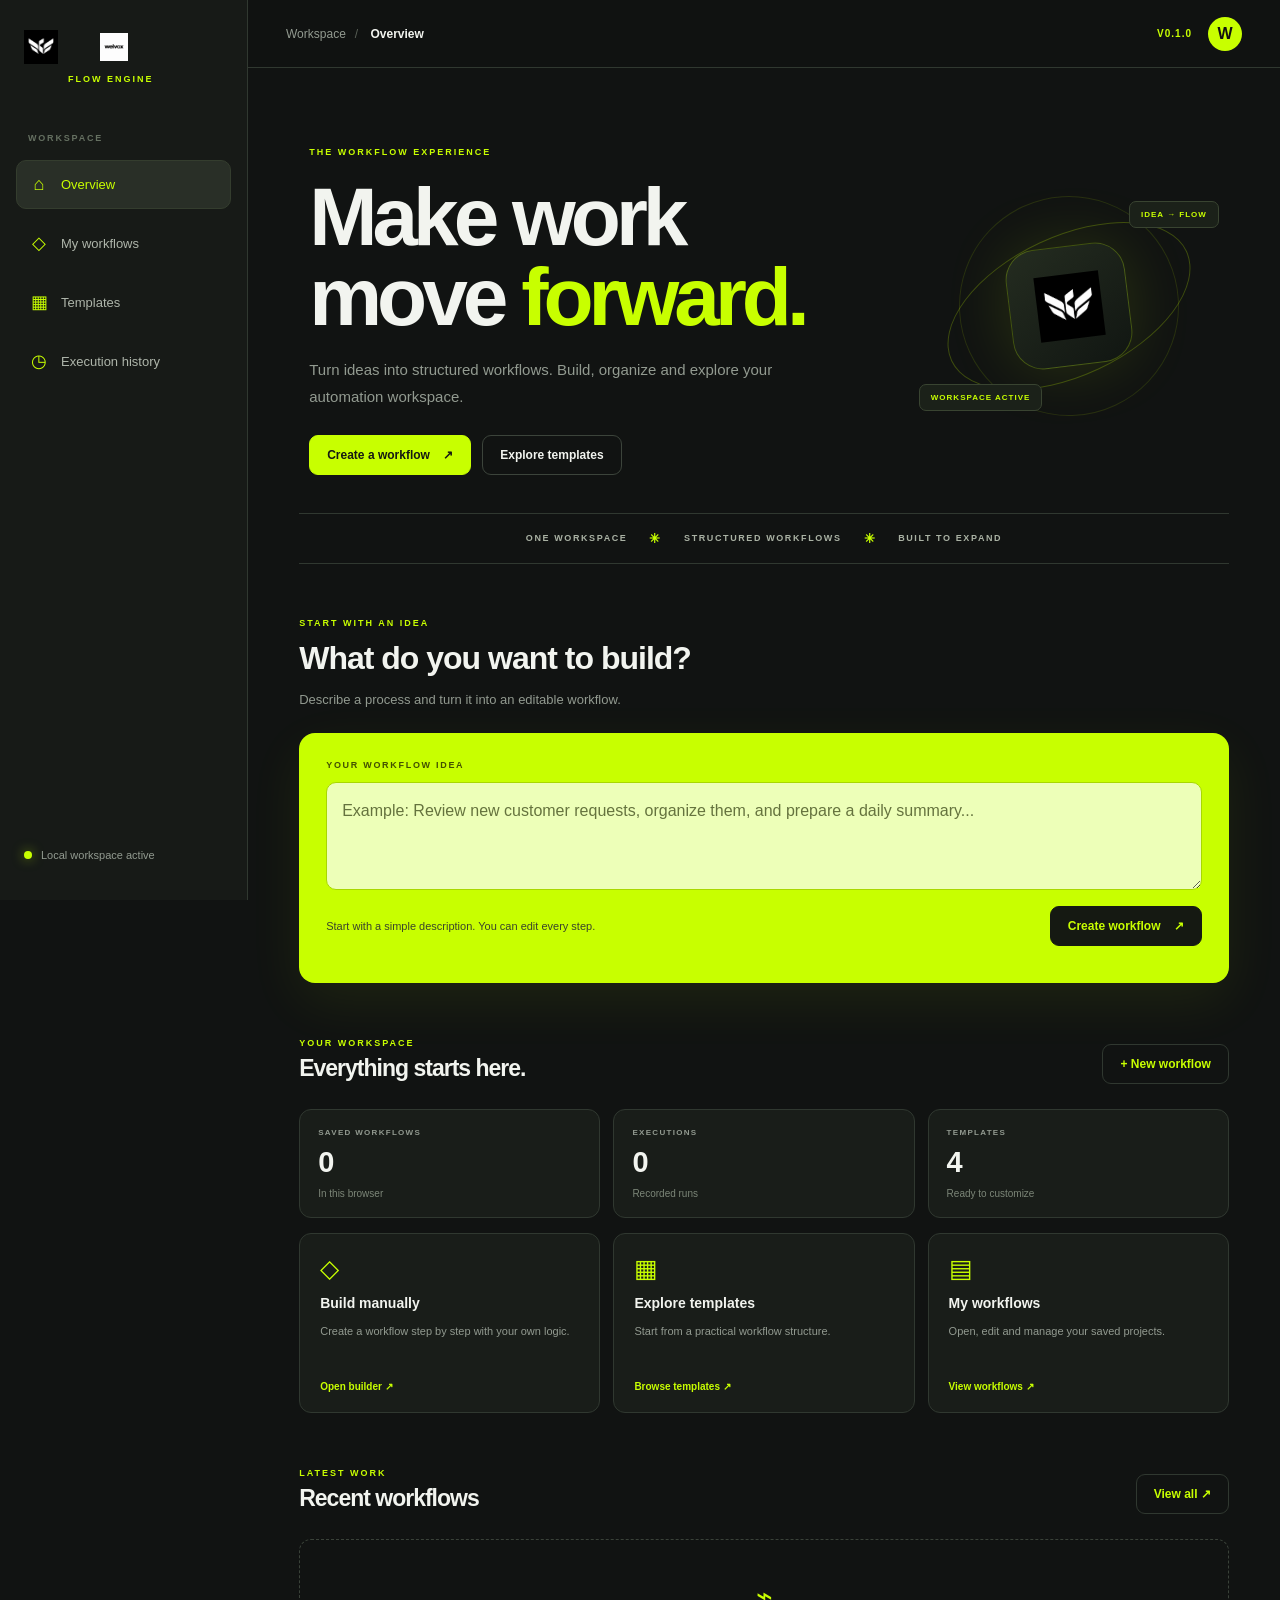
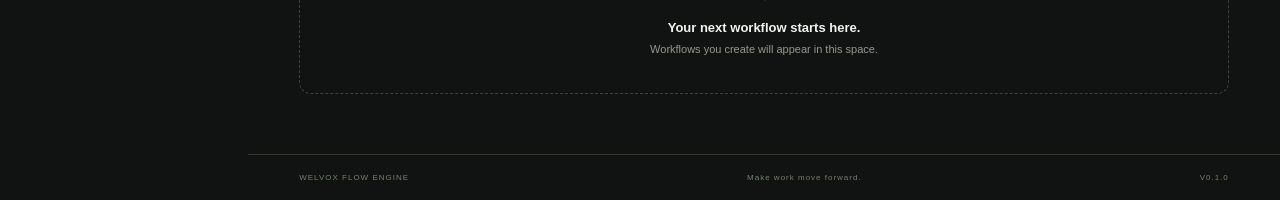
<file: index.html>
<!DOCTYPE html>
<html lang="en">
<head>
  <meta charset="UTF-8">
  <meta name="viewport" content="width=device-width, initial-scale=1.0">
  <meta name="theme-color" content="#111312">
  <meta name="description" content="Welvox Flow Engine — create, manage and run workflows.">
  <title>Welvox Flow Engine</title>
  <link rel="icon" href="assets/welvox-symbol.png">
  <link rel="stylesheet" href="styles.css">
</head>
<body>
  <div class="app-shell">

    <aside class="sidebar" id="sidebar">
      <a class="brand" href="#" data-view="dashboard">
        <img src="assets/welvox-symbol.png" alt="Welvox" class="brand-symbol">
        <img src="assets/welvox-wordmark.png" alt="Welvox" class="brand-wordmark">
        <span class="brand-product">FLOW ENGINE</span>
      </a>

      <div class="nav-label">WORKSPACE</div>
      <button class="nav-item active" data-view="dashboard">
        <span class="nav-icon">⌂</span><span>Overview</span>
      </button>
      <button class="nav-item" data-view="workflows">
        <span class="nav-icon">◇</span><span>My workflows</span>
      </button>
      <button class="nav-item" data-view="templates">
        <span class="nav-icon">▦</span><span>Templates</span>
      </button>
      <button class="nav-item" data-view="activity">
        <span class="nav-icon">◷</span><span>Execution history</span>
      </button>

      <div class="sidebar-bottom">
        <span class="status-dot"></span>
        <span>Local workspace active</span>
      </div>
    </aside>

    <div class="sidebar-backdrop" id="sidebarBackdrop"></div>

    <main class="main">
      <header class="topbar">
        <button class="mobile-menu" id="menuButton" aria-label="Open menu" aria-expanded="false">☰</button>
        <div class="breadcrumb">
          <span>Workspace</span><span class="breadcrumb-separator">/</span>
          <strong id="breadcrumbCurrent">Overview</strong>
        </div>
        <div class="top-actions">
          <span class="version">V0.1.0</span>
          <button class="avatar" id="profileButton" aria-label="Workspace information">W</button>
        </div>
      </header>

      <section class="content" id="appContent">

        <!-- DASHBOARD -->
        <section class="view active" id="view-dashboard">
          <div class="hero">
            <div class="hero-copy">
              <p class="eyebrow">THE WORKFLOW EXPERIENCE</p>
              <h1>Make work<br>move <span>forward.</span></h1>
              <p class="hero-description">
                Turn ideas into structured workflows. Build, organize and
                explore your automation workspace.
              </p>
              <div class="hero-actions">
                <button class="primary-button" data-action="new-workflow">
                  Create a workflow <span>↗</span>
                </button>
                <button class="secondary-button" data-view="templates">
                  Explore templates
                </button>
              </div>
            </div>
            <div class="hero-art" aria-hidden="true">
              <div class="art-orbit orbit-one"></div>
              <div class="art-orbit orbit-two"></div>
              <div class="art-core">
                <img src="assets/welvox-symbol.png" alt="">
              </div>
              <div class="art-chip chip-one">IDEA → FLOW</div>
              <div class="art-chip chip-two">WORKSPACE ACTIVE</div>
            </div>
          </div>

          <div class="trust-strip">
            <span>ONE WORKSPACE</span>
            <span class="strip-dot">✳</span>
            <span>STRUCTURED WORKFLOWS</span>
            <span class="strip-dot">✳</span>
            <span>BUILT TO EXPAND</span>
          </div>

          <section class="intro-section">
            <div class="section-kicker">START WITH AN IDEA</div>
            <div class="section-title-row">
              <div>
                <h2>What do you want to <span>build?</span></h2>
                <p>Describe a process and turn it into an editable workflow.</p>
              </div>
            </div>

            <div class="create-card">
              <label for="promptInput">YOUR WORKFLOW IDEA</label>
              <textarea id="promptInput" rows="3"
                placeholder="Example: Review new customer requests, organize them, and prepare a daily summary..."></textarea>
              <div class="create-footer">
                <span class="hint">Start with a simple description. You can edit every step.</span>
                <button class="primary-button" id="generateButton">
                  Create workflow <span>↗</span>
                </button>
              </div>
              <p class="message" id="promptMessage" aria-live="polite"></p>
            </div>
          </section>

          <section class="workspace-section">
            <div class="section-heading">
              <div>
                <div class="section-kicker">YOUR WORKSPACE</div>
                <h2>Everything starts here.</h2>
              </div>
              <button class="text-button" data-action="new-workflow">+ New workflow</button>
            </div>

            <div class="stats-grid">
              <article class="stat-card">
                <span class="stat-label">SAVED WORKFLOWS</span>
                <strong id="statWorkflows">0</strong>
                <span class="stat-foot">In this browser</span>
              </article>
              <article class="stat-card">
                <span class="stat-label">EXECUTIONS</span>
                <strong id="statExecutions">0</strong>
                <span class="stat-foot">Recorded runs</span>
              </article>
              <article class="stat-card">
                <span class="stat-label">TEMPLATES</span>
                <strong>4</strong>
                <span class="stat-foot">Ready to customize</span>
              </article>
            </div>

            <div class="feature-grid">
              <button class="feature-card" data-action="new-workflow">
                <span class="feature-icon">◇</span>
                <strong>Build manually</strong>
                <span>Create a workflow step by step with your own logic.</span>
                <b>Open builder ↗</b>
              </button>
              <button class="feature-card" data-view="templates">
                <span class="feature-icon">▦</span>
                <strong>Explore templates</strong>
                <span>Start from a practical workflow structure.</span>
                <b>Browse templates ↗</b>
              </button>
              <button class="feature-card" data-view="workflows">
                <span class="feature-icon">▤</span>
                <strong>My workflows</strong>
                <span>Open, edit and manage your saved projects.</span>
                <b>View workflows ↗</b>
              </button>
            </div>
          </section>

          <section class="recent-section">
            <div class="section-heading">
              <div>
                <div class="section-kicker">LATEST WORK</div>
                <h2>Recent workflows</h2>
              </div>
              <button class="text-button" data-view="workflows">View all ↗</button>
            </div>
            <div id="recentWorkflows" class="workflow-list"></div>
          </section>
        </section>

        <!-- WORKFLOWS -->
        <section class="view" id="view-workflows">
          <div class="page-heading">
            <p class="eyebrow">YOUR PROJECTS</p>
            <h1>My <span>workflows.</span></h1>
            <p>All your saved workflow projects, in one place.</p>
            <button class="primary-button" data-action="new-workflow">+ New workflow</button>
          </div>
          <div class="toolbar">
            <input type="search" id="workflowSearch" placeholder="Search workflows..." aria-label="Search workflows">
            <span id="workflowCount" class="muted">0 workflows</span>
          </div>
          <div id="workflowList" class="workflow-list"></div>
        </section>

        <!-- TEMPLATES -->
        <section class="view" id="view-templates">
          <div class="page-heading">
            <p class="eyebrow">QUICK START</p>
            <h1>Start with a <span>template.</span></h1>
            <p>Choose a structure, customize the steps and make it yours.</p>
          </div>
          <div id="templateGrid" class="template-grid">
            <button class="template-card" data-template="content">
              <span class="template-icon">✳</span>
              <span class="template-tag">CONTENT</span>
              <strong>Content pipeline</strong>
              <span>Plan, review and prepare content for publishing.</span>
              <b>Use template ↗</b>
            </button>
            <button class="template-card" data-template="support">
              <span class="template-icon">◎</span>
              <span class="template-tag">OPERATIONS</span>
              <strong>Support triage</strong>
              <span>Organize incoming requests and prioritize follow-up.</span>
              <b>Use template ↗</b>
            </button>
            <button class="template-card" data-template="research">
              <span class="template-icon">⌕</span>
              <span class="template-tag">RESEARCH</span>
              <strong>Research brief</strong>
              <span>Structure research into clear review steps.</span>
              <b>Use template ↗</b>
            </button>
            <button class="template-card" data-template="daily">
              <span class="template-icon">◷</span>
              <span class="template-tag">PRODUCTIVITY</span>
              <strong>Daily review</strong>
              <span>Collect tasks, review progress and prepare a summary.</span>
              <b>Use template ↗</b>
            </button>
          </div>
        </section>

        <!-- ACTIVITY -->
        <section class="view" id="view-activity">
          <div class="page-heading">
            <p class="eyebrow">RUN RECORDS</p>
            <h1>Execution <span>history.</span></h1>
            <p>Review workflow runs recorded in this browser.</p>
          </div>
          <div id="activityList" class="workflow-list"></div>
        </section>

        <!-- BUILDER -->
        <section class="view" id="view-builder">
          <div class="builder-heading">
            <button class="back-button" data-view="workflows">← Back</button>
            <div>
              <p class="eyebrow">WORKFLOW EDITOR</p>
              <h1 id="builderTitle">New workflow</h1>
            </div>
            <div class="builder-actions">
              <button class="secondary-button" id="saveWorkflowButton">Save</button>
              <button class="primary-button" id="runWorkflowButton">Run preview ↗</button>
            </div>
          </div>

          <div class="builder-layout">
            <div class="builder-main">
              <label class="field-label" for="workflowName">WORKFLOW NAME</label>
              <input id="workflowName" class="field-input" placeholder="Give your workflow a name">

              <label class="field-label" for="workflowDescription">DESCRIPTION</label>
              <textarea id="workflowDescription" class="field-input" rows="2"
                placeholder="What should this workflow accomplish?"></textarea>

              <div class="steps-heading">
                <div>
                  <div class="section-kicker">YOUR LOGIC</div>
                  <h2>Workflow steps</h2>
                </div>
                <button class="text-button" id="addStepButton">+ Add step</button>
              </div>

              <div id="stepList" class="step-list"></div>

              <div class="add-step-panel">
                <span>Need another action?</span>
                <button class="secondary-button" id="addStepBottom">+ Add a step</button>
              </div>
            </div>

            <aside class="builder-aside">
              <div class="aside-card">
                <span class="section-kicker">WORKFLOW STATUS</span>
                <strong id="builderStatus">Draft</strong>
                <p>Save your work to keep it in this browser.</p>
              </div>
              <div class="aside-card">
                <span class="section-kicker">STEP GUIDE</span>
                <p><b>Trigger</b><br>Defines how a workflow begins.</p>
                <p><b>Action</b><br>Describes work to perform.</p>
                <p><b>Output</b><br>Records the result of a step.</p>
              </div>
              <div class="aside-card note-card">
                <span class="section-kicker">PREVIEW MODE</span>
                <p>Run preview checks your workflow structure and records a simulated run. It does not perform external actions.</p>
              </div>
            </aside>
          </div>
        </section>

      </section>

      <footer class="footer">
        <span>WELVOX FLOW ENGINE</span>
        <span>Make work move forward.</span>
        <span>V0.1.0</span>
      </footer>
    </main>
  </div>

  <div class="toast" id="toast" role="status" aria-live="polite"></div>

  <script src="app.js"></script>
</body>
</html>
</file>
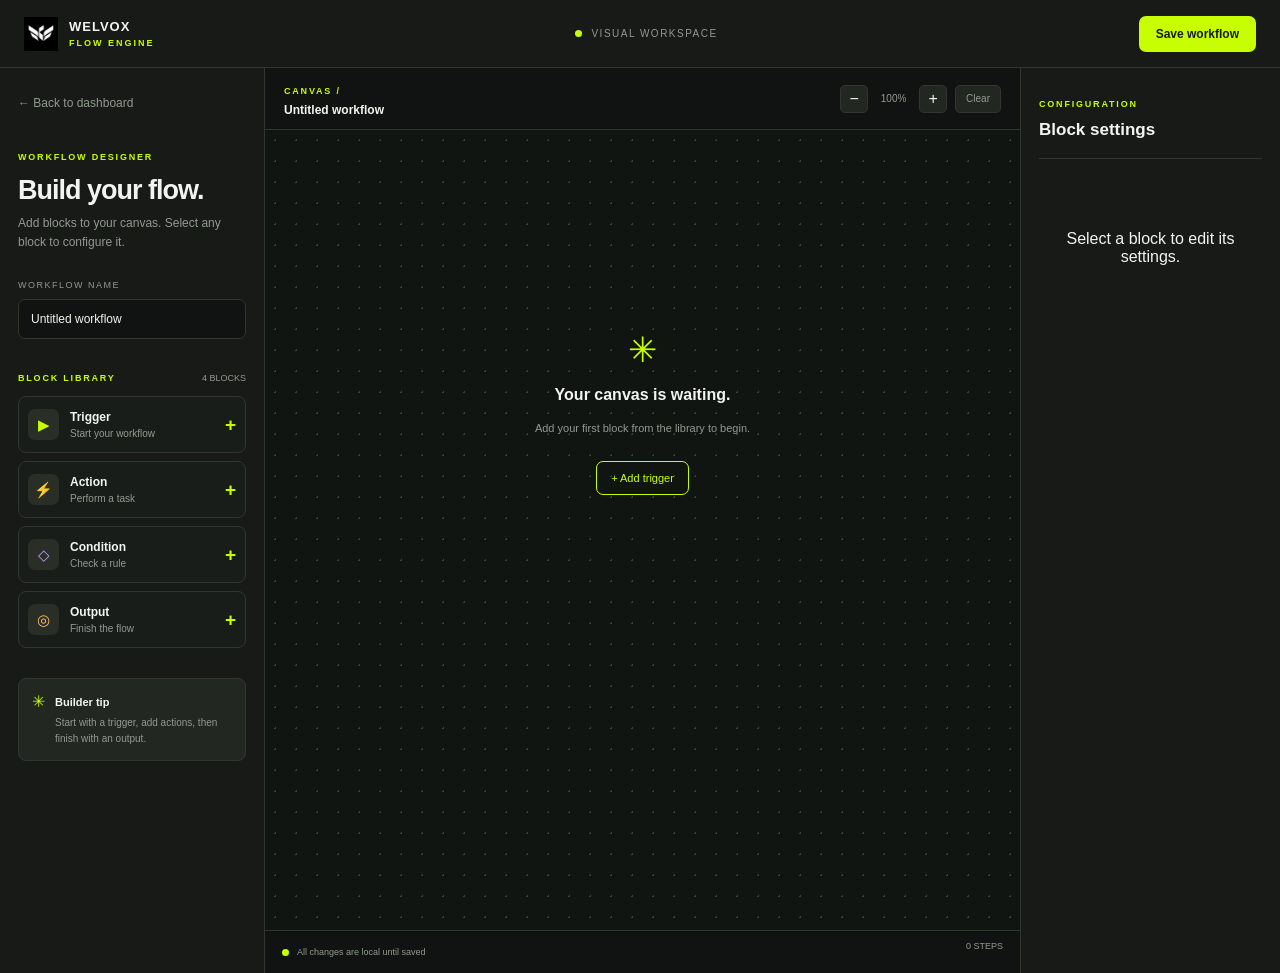
<file: builder.html>
<!DOCTYPE html>
<html lang="en">
<head>
  <meta charset="UTF-8">
  <meta name="viewport" content="width=device-width, initial-scale=1.0">
  <meta name="theme-color" content="#111312">
  <title>Workflow Builder | Welvox</title>
  <link rel="icon" href="assets/welvox-symbol.png">
  <link rel="stylesheet" href="builder.css">
</head>
<body>
  <header class="builder-topbar">
    <a class="brand" href="index.html">
      <img src="assets/welvox-symbol.png" alt="Welvox">
      <span>WELVOX <b>FLOW ENGINE</b></span>
    </a>
    <div class="top-center">
      <span class="live-dot"></span>
      <span>VISUAL WORKSPACE</span>
    </div>
    <div class="top-actions">
      <button id="saveButton" class="save-button">Save workflow</button>
    </div>
  </header>

  <main class="builder-layout">
    <aside class="tool-panel">
      <a class="back-link" href="index.html">← Back to dashboard</a>
      <div class="panel-heading">
        <span class="eyebrow">WORKFLOW DESIGNER</span>
        <h2>Build your flow.</h2>
        <p>Add blocks to your canvas. Select any block to configure it.</p>
      </div>

      <label class="field-label" for="workflowName">WORKFLOW NAME</label>
      <input id="workflowName" class="name-input" value="Untitled workflow">

      <div class="library-heading">
        <span class="eyebrow">BLOCK LIBRARY</span>
        <span class="block-count">4 BLOCKS</span>
      </div>

      <button class="block-option" data-add="trigger">
        <span class="block-icon trigger-icon">▶</span>
        <span><b>Trigger</b><small>Start your workflow</small></span>
        <strong>+</strong>
      </button>
      <button class="block-option" data-add="action">
        <span class="block-icon action-icon">⚡</span>
        <span><b>Action</b><small>Perform a task</small></span>
        <strong>+</strong>
      </button>
      <button class="block-option" data-add="condition">
        <span class="block-icon condition-icon">◇</span>
        <span><b>Condition</b><small>Check a rule</small></span>
        <strong>+</strong>
      </button>
      <button class="block-option" data-add="output">
        <span class="block-icon output-icon">◎</span>
        <span><b>Output</b><small>Finish the flow</small></span>
        <strong>+</strong>
      </button>

      <div class="panel-tip">
        <span>✳</span>
        <div><b>Builder tip</b><p>Start with a trigger, add actions, then finish with an output.</p></div>
      </div>
    </aside>

    <section class="workspace">
      <div class="canvas-toolbar">
        <div>
          <span class="eyebrow">CANVAS /</span>
          <strong id="canvasTitle">Untitled workflow</strong>
        </div>
        <div class="canvas-actions">
          <button id="zoomOut" aria-label="Zoom out">−</button>
          <span id="zoomLabel">100%</span>
          <button id="zoomIn" aria-label="Zoom in">+</button>
          <button id="clearButton" class="clear-button">Clear</button>
        </div>
      </div>

      <div class="canvas-scroll" id="canvasScroll">
        <div class="canvas" id="canvas">
          <svg class="connections" id="connections"></svg>
          <div class="canvas-empty" id="canvasEmpty">
            <span class="empty-symbol">✳</span>
            <h3>Your canvas is waiting.</h3>
            <p>Add your first block from the library to begin.</p>
            <button id="firstBlockButton">+ Add trigger</button>
          </div>
          <div class="node-layer" id="nodeLayer"></div>
        </div>
      </div>

      <div class="canvas-footer">
        <span><i></i> All changes are local until saved</span>
        <span id="stepCount">0 STEPS</span>
      </div>
    </section>

    <aside class="properties-panel" id="propertiesPanel">
      <div class="properties-heading">
        <span class="eyebrow">CONFIGURATION</span>
        <h3>Block settings</h3>
      </div>
      <div id="propertiesContent" class="properties-content">
        <div class="property-empty">
          <span>◇</span>
          <b>Select a block</b>
          <p>Choose a block on the canvas to view and edit its settings.</p>
        </div>
      </div>
    </aside>
  </main>

  <div class="toast" id="toast" role="status"></div>
  <script src="builder.js"></script>
</body>
</html>
</file>
<file: styles.css>
:root {
  --bg: #111312;
  --panel: #191d19;
  --panel-2: #202620;
  --line: #303830;
  --lime: #c8ff00;
  --text: #f2f4ef;
  --muted: #929a90;
  --dark-text: #151912;
  --blue-glow: rgba(200, 255, 0, .12);
}

* {
  box-sizing: border-box;
}

html {
  scroll-behavior: smooth;
}

body {
  margin: 0;
  background: var(--bg);
  color: var(--text);
  font-family: Inter, Arial, sans-serif;
  -webkit-font-smoothing: antialiased;
}

button,
input,
textarea {
  font: inherit;
}

button {
  cursor: pointer;
}

button:focus-visible,
a:focus-visible,
input:focus-visible,
textarea:focus-visible {
  outline: 2px solid var(--lime);
  outline-offset: 3px;
}

a {
  color: inherit;
  text-decoration: none;
}

.app-shell {
  min-height: 100vh;
  display: flex;
}

.sidebar {
  width: 248px;
  min-height: 100vh;
  padding: 25px 16px;
  background: #171a17;
  border-right: 1px solid var(--line);
  display: flex;
  flex-direction: column;
  gap: 9px;
  flex-shrink: 0;
  position: sticky;
  top: 0;
  height: 100vh;
  z-index: 30;
}

.brand {
  display: flex;
  align-items: center;
  gap: 10px;
  padding: 5px 8px 32px;
  flex-wrap: wrap;
}

.brand-symbol {
  width: 34px;
  height: 34px;
  object-fit: contain;
}

.brand-wordmark {
  width: 92px;
  max-height: 28px;
  object-fit: contain;
}

.brand-product {
  width: 100%;
  margin-left: 44px;
  color: var(--lime);
  font-size: 9px;
  letter-spacing: 2px;
  font-weight: 700;
}

.nav-label {
  color: #657061;
  font-size: 9px;
  font-weight: 800;
  letter-spacing: 1.8px;
  padding: 8px 12px;
}

.nav-item {
  width: 100%;
  border: 1px solid transparent;
  border-radius: 10px;
  background: transparent;
  color: #aeb5aa;
  padding: 13px 12px;
  text-align: left;
  display: flex;
  gap: 12px;
  align-items: center;
  font-size: 13px;
  transition: background .2s ease, color .2s ease;
}

.nav-icon {
  width: 20px;
  color: var(--lime);
  font-size: 18px;
  text-align: center;
}

.nav-item.active,
.nav-item:hover {
  background: #292f27;
  border-color: #343d2e;
  color: var(--lime);
}

.sidebar-bottom {
  margin-top: auto;
  padding: 14px 8px;
  color: var(--muted);
  font-size: 11px;
  display: flex;
  align-items: center;
  gap: 9px;
}

.status-dot {
  width: 8px;
  height: 8px;
  border-radius: 50%;
  background: var(--lime);
  box-shadow: 0 0 12px rgba(200, 255, 0, .5);
}

.main {
  flex: 1;
  min-width: 0;
  display: flex;
  flex-direction: column;
}

.topbar {
  height: 68px;
  padding: 0 38px;
  border-bottom: 1px solid var(--line);
  display: flex;
  align-items: center;
  justify-content: space-between;
  gap: 15px;
  flex-shrink: 0;
  background: rgba(17, 19, 18, .92);
}

.breadcrumb {
  color: var(--muted);
  font-size: 12px;
}

.breadcrumb-separator {
  padding: 0 9px;
  color: #596057;
}

.breadcrumb strong {
  color: var(--text);
  font-weight: 600;
}

.top-actions {
  display: flex;
  align-items: center;
  gap: 16px;
}

.version {
  color: var(--lime);
  font-size: 10px;
  letter-spacing: 1px;
  font-weight: 700;
}

.avatar {
  width: 34px;
  height: 34px;
  border: 0;
  border-radius: 50%;
  background: var(--lime);
  color: #111;
  display: grid;
  place-items: center;
  font-weight: 800;
}

.mobile-menu {
  display: none;
  background: transparent;
  border: 0;
  color: var(--lime);
  font-size: 24px;
  padding: 7px;
}

.content {
  width: 100%;
  max-width: 1320px;
  padding: 42px clamp(20px, 4vw, 58px) 60px;
  margin: 0 auto;
  flex: 1;
}

.view {
  display: none;
  animation: viewIn .28s ease;
}

.view.active {
  display: block;
}

@keyframes viewIn {
  from {
    opacity: 0;
    transform: translateY(7px);
  }
  to {
    opacity: 1;
    transform: translateY(0);
  }
}

.eyebrow,
.section-kicker {
  color: var(--lime);
  font-size: 9px;
  font-weight: 800;
  letter-spacing: 2px;
}

.hero {
  min-height: 330px;
  padding: 28px 10px 38px;
  display: flex;
  align-items: center;
  justify-content: space-between;
  gap: 30px;
  position: relative;
  overflow: hidden;
}

.hero-copy {
  position: relative;
  z-index: 2;
  max-width: 660px;
}

.hero h1 {
  font-size: clamp(48px, 6.5vw, 82px);
  line-height: .98;
  letter-spacing: -5px;
  margin: 20px 0 18px;
  font-weight: 800;
}

.hero h1 span,
.page-heading h1 span,
.section-heading h2 span {
  color: var(--lime);
}

.hero-description {
  color: var(--muted);
  max-width: 520px;
  font-size: 15px;
  line-height: 1.8;
}

.hero-actions {
  display: flex;
  flex-wrap: wrap;
  gap: 11px;
  margin-top: 25px;
}

.primary-button,
.secondary-button,
.text-button,
.back-button {
  border-radius: 9px;
  padding: 12px 17px;
  font-size: 12px;
  font-weight: 750;
  transition: transform .2s ease, background .2s ease, border-color .2s ease;
}

.primary-button {
  border: 1px solid var(--lime);
  background: var(--lime);
  color: var(--dark-text);
}

.primary-button:hover {
  transform: translateY(-2px);
  background: #dcff5a;
}

.primary-button span {
  margin-left: 10px;
}

.secondary-button {
  border: 1px solid #3c443b;
  background: transparent;
  color: var(--text);
}

.secondary-button:hover {
  border-color: var(--lime);
  color: var(--lime);
}

.text-button,
.back-button {
  border: 1px solid var(--line);
  background: transparent;
  color: var(--lime);
}

.text-button:hover,
.back-button:hover {
  border-color: var(--lime);
}

.hero-art {
  width: 300px;
  height: 270px;
  flex-shrink: 0;
  position: relative;
  display: grid;
  place-items: center;
}

.art-orbit {
  position: absolute;
  border: 1px solid rgba(200, 255, 0, .24);
  border-radius: 50%;
  transform: rotate(-25deg);
}

.orbit-one {
  width: 260px;
  height: 140px;
}

.orbit-two {
  width: 220px;
  height: 220px;
  border-color: rgba(200, 255, 0, .12);
}

.art-core {
  width: 120px;
  height: 120px;
  border: 1px solid rgba(200, 255, 0, .25);
  border-radius: 30px;
  background: linear-gradient(145deg, #242c20, #111612);
  display: grid;
  place-items: center;
  box-shadow: 0 0 65px rgba(200, 255, 0, .13);
  transform: rotate(-7deg);
}

.art-core img {
  width: 65px;
  height: 65px;
  object-fit: contain;
}

.art-chip {
  position: absolute;
  padding: 8px 11px;
  border: 1px solid #394431;
  border-radius: 7px;
  background: #1b2119;
  color: var(--lime);
  font-size: 8px;
  letter-spacing: 1px;
  font-weight: 800;
}

.chip-one {
  top: 30px;
  right: 0;
}

.chip-two {
  bottom: 30px;
  left: 0;
}

.trust-strip {
  border-top: 1px solid var(--line);
  border-bottom: 1px solid var(--line);
  padding: 17px 8px;
  display: flex;
  align-items: center;
  justify-content: center;
  flex-wrap: wrap;
  gap: 22px;
  color: #aab2a4;
  font-size: 9px;
  font-weight: 800;
  letter-spacing: 1.6px;
}

.strip-dot {
  color: var(--lime);
  font-size: 13px;
}

.intro-section {
  padding-top: 54px;
}

.section-title-row {
  margin: 12px 0 22px;
}

.section-title-row h2,
.section-heading h2,
.steps-heading h2 {
  font-size: clamp(23px, 3vw, 32px);
  letter-spacing: -1px;
  margin: 7px 0;
}

.section-title-row p {
  color: var(--muted);
  font-size: 13px;
  line-height: 1.6;
}

.create-card {
  padding: 27px;
  border-radius: 16px;
  background: var(--lime);
  color: var(--dark-text);
  box-shadow: 0 18px 55px rgba(200, 255, 0, .07);
}

.create-card label {
  display: block;
  color: #435100;
  font-size: 9px;
  letter-spacing: 1.7px;
  font-weight: 800;
  margin-bottom: 12px;
}

.create-card textarea {
  display: block;
  width: 100%;
  min-height: 100px;
  resize: vertical;
  border: 1px solid #a8d800;
  border-radius: 10px;
  padding: 15px;
  background: #edffb8;
  color: #151912;
  outline: none;
  line-height: 1.6;
}

.create-card textarea::placeholder {
  color: #65733e;
}

.create-card textarea:focus {
  border-color: #516b00;
  box-shadow: 0 0 0 3px rgba(20, 30, 0, .1);
}

.create-footer {
  display: flex;
  align-items: center;
  justify-content: space-between;
  gap: 15px;
  margin-top: 16px;
}

.hint {
  color: #39432b;
  font-size: 11px;
  line-height: 1.5;
}

.create-card .primary-button {
  background: #151912;
  border-color: #151912;
  color: var(--lime);
  flex-shrink: 0;
}

.message {
  font-size: 12px;
  margin: 10px 0 0;
  min-height: 0;
}

.workspace-section,
.recent-section {
  margin-top: 55px;
}

.section-heading {
  display: flex;
  align-items: center;
  justify-content: space-between;
  gap: 14px;
  margin-bottom: 20px;
}

.section-heading h2 {
  font-size: 23px;
}

.stats-grid {
  display: grid;
  grid-template-columns: repeat(3, 1fr);
  gap: 13px;
  margin-bottom: 15px;
}

.stat-card {
  border: 1px solid var(--line);
  border-radius: 12px;
  background: var(--panel);
  padding: 18px;
  display: flex;
  flex-direction: column;
  gap: 9px;
}

.stat-label {
  color: var(--muted);
  font-size: 8px;
  font-weight: 800;
  letter-spacing: 1.3px;
}

.stat-card strong {
  font-size: 29px;
  letter-spacing: -1px;
}

.stat-foot {
  color: #7c8678;
  font-size: 10px;
}

.feature-grid {
  display: grid;
  grid-template-columns: repeat(3, 1fr);
  gap: 13px;
}

.feature-card {
  min-height: 180px;
  padding: 20px;
  border: 1px solid var(--line);
  border-radius: 12px;
  background: var(--panel);
  color: var(--text);
  display: flex;
  flex-direction: column;
  align-items: flex-start;
  text-align: left;
  gap: 12px;
  transition: border-color .2s ease, transform .2s ease, background .2s ease;
}

.feature-card:hover {
  border-color: var(--lime);
  transform: translateY(-3px);
  background: #1c2319;
}

.feature-icon {
  color: var(--lime);
  font-size: 25px;
}

.feature-card strong {
  font-size: 14px;
}

.feature-card > span:not(.feature-icon) {
  color: var(--muted);
  font-size: 11px;
  line-height: 1.6;
}

.feature-card b {
  color: var(--lime);
  font-size: 10px;
  margin-top: auto;
}

.workflow-list {
  display: grid;
  gap: 10px;
}

.workflow-row {
  padding: 17px;
  border: 1px solid var(--line);
  border-radius: 11px;
  background: var(--panel);
  display: flex;
  align-items: center;
  justify-content: space-between;
  gap: 14px;
}

.workflow-row-main {
  min-width: 0;
}

.workflow-row strong {
  display: block;
  font-size: 13px;
  margin-bottom: 5px;
  overflow-wrap: anywhere;
}

.workflow-row p {
  color: var(--muted);
  font-size: 11px;
  margin: 0;
  line-height: 1.5;
}

.workflow-row-actions {
  display: flex;
  flex-wrap: wrap;
  justify-content: flex-end;
  gap: 7px;
  flex-shrink: 0;
}

.small-button {
  padding: 8px 10px;
  border: 1px solid var(--line);
  border-radius: 7px;
  background: transparent;
  color: var(--text);
  font-size: 10px;
  font-weight: 700;
}

.small-button:hover {
  border-color: var(--lime);
  color: var(--lime);
}

.small-button.danger:hover {
  border-color: #ff7474;
  color: #ff7474;
}

.empty-state {
  min-height: 155px;
  border: 1px dashed #3a4239;
  border-radius: 12px;
  display: flex;
  flex-direction: column;
  justify-content: center;
  align-items: center;
  gap: 8px;
  text-align: center;
  padding: 22px;
}

.empty-icon {
  color: var(--lime);
  font-size: 28px;
}

.empty-state strong {
  font-size: 13px;
}

.empty-state p {
  color: var(--muted);
  font-size: 11px;
  margin: 0;
}

.page-heading {
  padding: 24px 0 28px;
}

.page-heading h1,
.builder-heading h1 {
  font-size: clamp(37px, 5vw, 60px);
  line-height: 1.02;
  letter-spacing: -3px;
  margin: 13px 0;
}

.page-heading > p:not(.eyebrow) {
  color: var(--muted);
  font-size: 13px;
  line-height: 1.6;
  margin-bottom: 22px;
}

.toolbar {
  display: flex;
  align-items: center;
  justify-content: space-between;
  gap: 12px;
  margin: 10px 0 18px;
}

.toolbar input {
  width: min(100%, 360px);
  border: 1px solid var(--line);
  border-radius: 8px;
  background: var(--panel);
  color: var(--text);
  padding: 11px 13px;
  outline: none;
}

.toolbar input:focus {
  border-color: var(--lime);
}

.muted {
  color: var(--muted);
  font-size: 11px;
  white-space: nowrap;
}

.template-grid {
  display: grid;
  grid-template-columns: repeat(2, minmax(0, 1fr));
  gap: 14px;
}

.template-card {
  min-height: 205px;
  padding: 22px;
  border: 1px solid var(--line);
  border-radius: 13px;
  background: var(--panel);
  color: var(--text);
  text-align: left;
  display: flex;
  flex-direction: column;
  align-items: flex-start;
  gap: 11px;
  transition: .2s ease;
}

.template-card:hover {
  border-color: var(--lime);
  transform: translateY(-3px);
}

.template-icon {
  color: var(--lime);
  font-size: 27px;
}

.template-tag {
  color: var(--lime);
  font-size: 8px;
  font-weight: 800;
  letter-spacing: 1.5px;
}

.template-card strong {
  font-size: 16px;
}

.template-card > span:not(.template-icon):not(.template-tag) {
  color: var(--muted);
  font-size: 11px;
  line-height: 1.6;
}

.template-card b {
  color: var(--lime);
  font-size: 10px;
  margin-top: auto;
}

.builder-heading {
  display: flex;
  align-items: center;
  justify-content: space-between;
  flex-wrap: wrap;
  gap: 15px;
  margin-bottom: 25px;
}

.builder-heading h1 {
  font-size: clamp(28px, 4vw, 42px);
  margin: 6px 0;
  letter-spacing: -2px;
}

.builder-actions {
  display: flex;
  gap: 8px;
}

.builder-layout {
  display: grid;
  grid-template-columns: minmax(0, 1fr) 250px;
  gap: 20px;
  align-items: start;
}

.builder-main {
  min-width: 0;
  border: 1px solid var(--line);
  border-radius: 13px;
  padding: 22px;
  background: var(--panel);
}

.field-label {
  display: block;
  color: var(--lime);
  font-size: 9px;
  letter-spacing: 1.5px;
  font-weight: 800;
  margin: 13px 0 8px;
}

.field-input {
  width: 100%;
  border: 1px solid var(--line);
  border-radius: 8px;
  background: #121612;
  color: var(--text);
  padding: 12px;
  outline: none;
  resize: vertical;
}

.field-input:focus {
  border-color: var(--lime);
}

.steps-heading {
  display: flex;
  justify-content: space-between;
  align-items: center;
  gap: 12px;
  margin: 30px 0 16px;
}

.steps-heading h2 {
  font-size: 20px;
}

.step-list {
  display: grid;
  gap: 12px;
}

.step-card {
  border: 1px solid #394137;
  border-radius: 10px;
  background: #151a15;
  padding: 15px;
}

.step-card-top {
  display: flex;
  justify-content: space-between;
  align-items: center;
  gap: 10px;
  margin-bottom: 12px;
}

.step-number {
  color: var(--lime);
  font-size: 9px;
  font-weight: 800;
  letter-spacing: 1.2px;
}

.step-remove {
  border: 0;
  background: transparent;
  color: #9a716c;
  font-size: 11px;
}

.step-remove:hover {
  color: #ff7777;
}

.step-card label {
  display: block;
  color: var(--muted);
  font-size: 9px;
  margin: 10px 0 6px;
}

.step-card input,
.step-card select,
.step-card textarea {
  width: 100%;
  border: 1px solid var(--line);
  border-radius: 7px;
  background: #101410;
  color: var(--text);
  padding: 10px;
  font-size: 12px;
}

.step-card textarea {
  min-height: 65px;
  resize: vertical;
}

.step-card input:focus,
.step-card select:focus,
.step-card textarea:focus {
  outline: 1px solid var(--lime);
  border-color: var(--lime);
}

.add-step-panel {
  margin-top: 15px;
  padding: 15px;
  border: 1px dashed #46513f;
  border-radius: 10px;
  display: flex;
  align-items: center;
  justify-content: space-between;
  gap: 10px;
  color: var(--muted);
  font-size: 11px;
}

.builder-aside {
  display: grid;
  gap: 12px;
}

.aside-card {
  border: 1px solid var(--line);
  border-radius: 11px;
  background: var(--panel);
  padding: 17px;
}

.aside-card > strong {
  display: block;
  font-size: 19px;
  margin: 12px 0 8px;
  color: var(--lime);
}

.aside-card p {
  color: var(--muted);
  font-size: 10px;
  line-height: 1.7;
}

.aside-card p b {
  color: var(--text);
}

.note-card {
  border-color: #53652c;
}

.note-card p {
  color: #b6c39b;
}

.footer {
  padding: 18px clamp(20px, 4vw, 58px);
  border-top: 1px solid var(--line);
  display: flex;
  justify-content: space-between;
  gap: 12px;
  color: #758071;
  font-size: 8px;
  letter-spacing: 1px;
}

.sidebar-backdrop {
  display: none;
}

.toast {
  position: fixed;
  z-index: 100;
  left: 50%;
  bottom: 22px;
  transform: translate(-50%, 15px);
  max-width: calc(100vw - 32px);
  padding: 12px 17px;
  border: 1px solid #53652c;
  border-radius: 9px;
  background: #20291a;
  color: var(--text);
  font-size: 12px;
  text-align: center;
  opacity: 0;
  pointer-events: none;
  transition: .2s ease;
}

.toast.show {
  opacity: 1;
  transform: translate(-50%, 0);
}

@media (min-width: 761px) {
  .sidebar-backdrop {
    display: none !important;
  }
}

@media (max-width: 1000px) {
  .hero-art {
    width: 230px;
  }

  .art-orbit.orbit-one {
    width: 210px;
  }

  .art-orbit.orbit-two {
    width: 180px;
    height: 180px;
  }

  .builder-layout {
    grid-template-columns: 1fr;
  }

  .builder-aside {
    grid-template-columns: repeat(3, 1fr);
  }
}

@media (max-width: 760px) {
  .sidebar {
    position: fixed;
    z-index: 41;
    left: 0;
    top: 0;
    width: min(285px, 84vw);
    height: 100vh;
    height: 100dvh;
    min-height: 0;
    overflow-y: auto;
    transform: translateX(-105%);
    transition: transform .25s ease;
    box-shadow: 15px 0 45px rgba(0, 0, 0, .4);
  }

  .sidebar.open {
    transform: translateX(0);
  }

  .sidebar-backdrop {
    display: block;
    position: fixed;
    inset: 0;
    z-index: 40;
    background: rgba(0, 0, 0, .68);
    opacity: 0;
    visibility: hidden;
    pointer-events: none;
    transition: opacity .25s ease, visibility .25s ease;
  }

  .sidebar-backdrop.active {
    opacity: 1;
    visibility: visible;
    pointer-events: auto;
  }

  body.menu-open {
    overflow: hidden;
  }

  .topbar {
    height: 60px;
    padding: 0 13px;
    gap: 10px;
  }

  .mobile-menu {
    display: block;
    flex-shrink: 0;
  }

  .breadcrumb {
    flex: 1;
    font-size: 11px;
  }

  .top-actions {
    gap: 9px;
  }

  .version {
    font-size: 9px;
  }

  .content {
    padding: 22px 16px 42px;
  }

  .hero {
    min-height: 0;
    padding: 22px 2px 28px;
  }

  .hero h1 {
    font-size: clamp(43px, 12vw, 65px);
    letter-spacing: -3px;
  }

  .hero-description {
    font-size: 13px;
  }

  .hero-art {
    display: none;
  }

  .trust-strip {
    gap: 10px;
    padding: 14px 3px;
    font-size: 7px;
    letter-spacing: 1px;
  }

  .intro-section {
    padding-top: 38px;
  }

  .create-card {
    padding: 19px;
  }

  .create-footer {
    align-items: stretch;
    flex-direction: column;
  }

  .create-card .primary-button {
    width: 100%;
  }

  .stats-grid {
    grid-template-columns: 1fr;
  }

  .stat-card {
    padding: 14px 16px;
  }

  .stat-card strong {
    font-size: 25px;
  }

  .feature-grid {
    grid-template-columns: 1fr;
  }

  .feature-card {
    min-height: 150px;
  }

  .template-grid {
    grid-template-columns: 1fr;
  }

  .workflow-row {
    align-items: flex-start;
    flex-direction: column;
  }

  .workflow-row-actions {
    justify-content: flex-start;
  }

  .builder-heading {
    align-items: flex-start;
  }

  .builder-actions {
    width: 100%;
  }

  .builder-actions button {
    flex: 1;
  }

  .builder-main {
    padding: 15px;
  }

  .builder-aside {
    grid-template-columns: 1fr;
  }

  .add-step-panel {
    align-items: flex-start;
    flex-direction: column;
  }

  .footer {
    flex-wrap: wrap;
    font-size: 7px;
  }
}

@media (max-width: 380px) {
  .top-actions .version {
    display: none;
  }

  .hero h1 {
    font-size: 42px;
  }

  .section-heading {
    align-items: flex-start;
    flex-direction: column;
  }

  .page-heading h1 {
    font-size: 38px;
  }
}
</file>
<file: builder.css>
:root {
  --bg: #111312;
  --panel: #191d19;
  --panel2: #222722;
  --line: #303630;
  --lime: #c8ff00;
  --text: #f2f4ef;
  --muted: #929a90;
}

* { box-sizing: border-box; }

body {
  margin: 0;
  background: var(--bg);
  color: var(--text);
  font-family: Inter, Arial, sans-serif;
}

button, input { font: inherit; }
button { cursor: pointer; }

.builder-topbar {
  height: 68px;
  padding: 0 24px;
  display: flex;
  align-items: center;
  justify-content: space-between;
  border-bottom: 1px solid var(--line);
  background: #171a17;
}

.brand {
  display: flex;
  align-items: center;
  gap: 11px;
  color: var(--text);
  text-decoration: none;
  font-size: 13px;
  font-weight: 800;
  letter-spacing: 1px;
}

.brand img {
  width: 34px;
  height: 34px;
  object-fit: contain;
}

.brand b {
  display: block;
  color: var(--lime);
  font-size: 9px;
  letter-spacing: 2px;
  margin-top: 4px;
}

.top-center {
  display: flex;
  align-items: center;
  gap: 9px;
  color: var(--muted);
  font-size: 10px;
  letter-spacing: 1.5px;
}

.live-dot, .canvas-footer i {
  width: 7px;
  height: 7px;
  border-radius: 50%;
  background: var(--lime);
  display: inline-block;
}

.save-button {
  background: var(--lime);
  color: #151912;
  border: 0;
  padding: 11px 17px;
  border-radius: 7px;
  font-weight: 800;
  font-size: 12px;
}

.builder-layout {
  display: grid;
  grid-template-columns: 265px minmax(300px, 1fr) 260px;
  min-height: calc(100vh - 68px);
}

.tool-panel, .properties-panel {
  padding: 25px 18px;
  background: #171a17;
}

.tool-panel { border-right: 1px solid var(--line); }
.properties-panel { border-left: 1px solid var(--line); }

.back-link {
  color: var(--muted);
  text-decoration: none;
  font-size: 12px;
}

.back-link:hover { color: var(--lime); }

.panel-heading { margin: 35px 0 28px; }

.eyebrow {
  color: var(--lime);
  font-size: 9px;
  font-weight: 800;
  letter-spacing: 1.8px;
}

.panel-heading h2 {
  margin: 11px 0 8px;
  font-size: 27px;
  letter-spacing: -1px;
}

.panel-heading p, .panel-tip p {
  color: var(--muted);
  font-size: 12px;
  line-height: 1.6;
  margin: 0;
}

.field-label {
  display: block;
  color: var(--muted);
  font-size: 9px;
  letter-spacing: 1.5px;
  margin-bottom: 9px;
}

.name-input, .property-input {
  width: 100%;
  padding: 12px;
  border: 1px solid var(--line);
  border-radius: 7px;
  background: var(--bg);
  color: var(--text);
  outline: none;
  font-size: 12px;
}

.name-input:focus, .property-input:focus {
  border-color: var(--lime);
}

.library-heading {
  display: flex;
  justify-content: space-between;
  align-items: center;
  margin: 34px 0 13px;
}

.block-count {
  color: var(--muted);
  font-size: 9px;
}

.block-option {
  width: 100%;
  display: flex;
  align-items: center;
  gap: 11px;
  padding: 12px 9px;
  margin-bottom: 8px;
  border: 1px solid var(--line);
  border-radius: 8px;
  background: var(--panel);
  color: var(--text);
  text-align: left;
}

.block-option:hover { border-color: var(--lime); }

.block-option > span:nth-child(2) { flex: 1; }
.block-option b { display: block; font-size: 12px; }
.block-option small {
  display: block;
  margin-top: 4px;
  color: var(--muted);
  font-size: 10px;
}

.block-option > strong {
  color: var(--lime);
  font-size: 19px;
}

.block-icon {
  width: 31px;
  height: 31px;
  display: grid;
  place-items: center;
  border-radius: 7px;
  font-size: 15px;
  background: #292f27;
}

.trigger-icon { color: #c8ff00; }
.action-icon { color: #70c8ff; }
.condition-icon { color: #c49aff; }
.output-icon { color: #ffbd69; }

.panel-tip {
  display: flex;
  gap: 10px;
  padding: 13px;
  margin-top: 30px;
  background: #222722;
  border: 1px solid var(--line);
  border-radius: 8px;
}

.panel-tip > span { color: var(--lime); }
.panel-tip b { font-size: 11px; }
.panel-tip p { margin-top: 5px; font-size: 10px; }

.workspace {
  min-width: 0;
  display: flex;
  flex-direction: column;
}

.canvas-toolbar {
  min-height: 62px;
  padding: 12px 19px;
  display: flex;
  justify-content: space-between;
  align-items: center;
  gap: 10px;
  border-bottom: 1px solid var(--line);
}

.canvas-toolbar strong {
  display: block;
  margin-top: 5px;
  font-size: 12px;
}

.canvas-actions {
  display: flex;
  align-items: center;
  gap: 8px;
}

.canvas-actions button {
  width: 28px;
  height: 28px;
  color: var(--text);
  background: var(--panel2);
  border: 1px solid var(--line);
  border-radius: 5px;
}

.canvas-actions span {
  color: var(--muted);
  font-size: 10px;
  min-width: 35px;
  text-align: center;
}

.canvas-actions .clear-button {
  width: auto;
  padding: 0 10px;
  color: var(--muted);
  font-size: 10px;
}

.canvas-scroll {
  flex: 1;
  min-height: 550px;
  overflow: auto;
  background-color: #111512;
  background-image: radial-gradient(#394039 1px, transparent 1px);
  background-size: 21px 21px;
}

.canvas {
  position: relative;
  width: 100%;
  min-width: 570px;
  min-height: 800px;
  transform-origin: top left;
}

.connections {
  position: absolute;
  inset: 0;
  width: 100%;
  height: 100%;
  overflow: visible;
  pointer-events: none;
}

.node-layer { position: relative; }

.flow-node {
  position: absolute;
  width: 220px;
  min-height: 88px;
  padding: 13px;
  border: 1px solid #424b40;
  border-radius: 10px;
  background: #1b211b;
  box-shadow: 0 9px 24px #0005;
  cursor: grab;
  user-select: none;
  z-index: 2;
}

.flow-node:active { cursor: grabbing; }

.flow-node.selected {
  border-color: var(--lime);
  box-shadow: 0 0 0 2px #c8ff0030, 0 9px 24px #0005;
}

.node-top {
  display: flex;
  align-items: center;
  gap: 8px;
}

.node-symbol {
  width: 25px;
  height: 25px;
  display: grid;
  place-items: center;
  border-radius: 6px;
  background: #303a28;
  color: var(--lime);
}

.node-type {
  color: var(--lime);
  font-size: 9px;
  font-weight: 800;
  letter-spacing: 1px;
}

.node-number {
  margin-left: auto;
  color: var(--muted);
  font-size: 9px;
}

.node-title {
  display: block;
  margin-top: 11px;
  font-size: 12px;
}

.node-description {
  display: block;
  margin-top: 5px;
  color: var(--muted);
  font-size: 10px;
}

.node-port {
  position: absolute;
  bottom: -6px;
  left: calc(50% - 5px);
  width: 10px;
  height: 10px;
  border: 2px solid #111512;
  border-radius: 50%;
  background: var(--lime);
}

.canvas-empty {
  position: absolute;
  top: 200px;
  left: 50%;
  width: 250px;
  transform: translateX(-50%);
  text-align: center;
}

.empty-symbol {
  color: var(--lime);
  font-size: 35px;
}

.canvas-empty h3 { font-size: 16px; }
.canvas-empty p {
  color: var(--muted);
  font-size: 11px;
  line-height: 1.6;
}

.canvas-empty button {
  margin-top: 12px;
  border: 1px solid var(--lime);
  border-radius: 7px;
  background: transparent;
  color: var(--lime);
  padding: 10px 14px;
  font-size: 11px;
}

.canvas-footer {
  min-height: 43px;
  padding: 10px 17px;
  border-top: 1px solid var(--line);
  display: flex;
  justify-content: space-between;
  color: var(--muted);
  font-size: 9px;
}

.canvas-footer span:first-child {
  display: flex;
  align-items: center;
  gap: 8px;
}

.properties-heading {
  padding-bottom: 18px;
  border-bottom: 1px solid var(--line);
}

.properties-heading h3 {
  font-size: 17px;
  margin: 9px 0 0;
}

.property-empty {
  padding: 55px 10px;
  text-align: center;
}

.property-empty span {
  display: block;
  color: var(--lime);
  font-size: 29px;
  margin-bottom: 13px;
}

.property-empty b { font-size: 12px; }
.property-empty p {
  color: var(--muted);
  font-size: 11px;
  line-height: 1.6;
}

.property-field { margin-top: 20px; }
.property-field label {
  display: block;
  margin-bottom: 8px;
  color: var(--muted);
  font-size: 9px;
  letter-spacing: 1px;
}

.property-help {
  color: var(--muted);
  font-size: 10px;
  line-height: 1.6;
  margin-top: 9px;
}

.delete-button {
  width: 100%;
  padding: 11px;
  margin-top: 24px;
  border: 1px solid #653b3b;
  border-radius: 7px;
  background: #301d1d;
  color: #ff9292;
  font-size: 11px;
}

.toast {
  position: fixed;
  left: 50%;
  bottom: 22px;
  transform: translate(-50%, 20px);
  opacity: 0;
  pointer-events: none;
  padding: 12px 18px;
  background: var(--lime);
  color: #151912;
  border-radius: 7px;
  font-size: 12px;
  font-weight: 700;
  transition: .2s;
  z-index: 10;
}

.toast.show {
  opacity: 1;
  transform: translate(-50%, 0);
}

@media(max-width: 1050px) {
  .builder-layout { grid-template-columns: 225px minmax(300px,1fr); }
  .properties-panel {
    grid-column: 1 / -1;
    border-left: 0;
    border-top: 1px solid var(--line);
    min-height: 190px;
  }
  .property-empty { padding: 20px; }
}

@media(max-width: 650px) {
  .builder-topbar { padding: 0 13px; height: 60px; }
  .brand { font-size: 10px; }
  .brand img { width: 29px; height: 29px; }
  .top-center { display: none; }
  .save-button { padding: 10px; font-size: 10px; }
  .builder-layout { display: flex; flex-direction: column; }
  .tool-panel { border-right: 0; border-bottom: 1px solid var(--line); padding: 17px; }
  .panel-heading { margin: 20px 0; }
  .panel-heading h2 { font-size: 23px; }
  .library-heading { margin-top: 22px; }
  .block-option { display: inline-flex; width: calc(50% - 5px); vertical-align: top; }
  .block-option > span:nth-child(2) { min-width: 0; }
  .block-option small { font-size: 9px; }
  .panel-tip { margin-top: 12px; }
  .canvas-toolbar { padding: 12px; }
  .canvas-scroll { min-height: 510px; }
  .canvas { min-width: 570px; }
  .properties-panel { border-top: 1px solid var(--line); }
}
</file>
